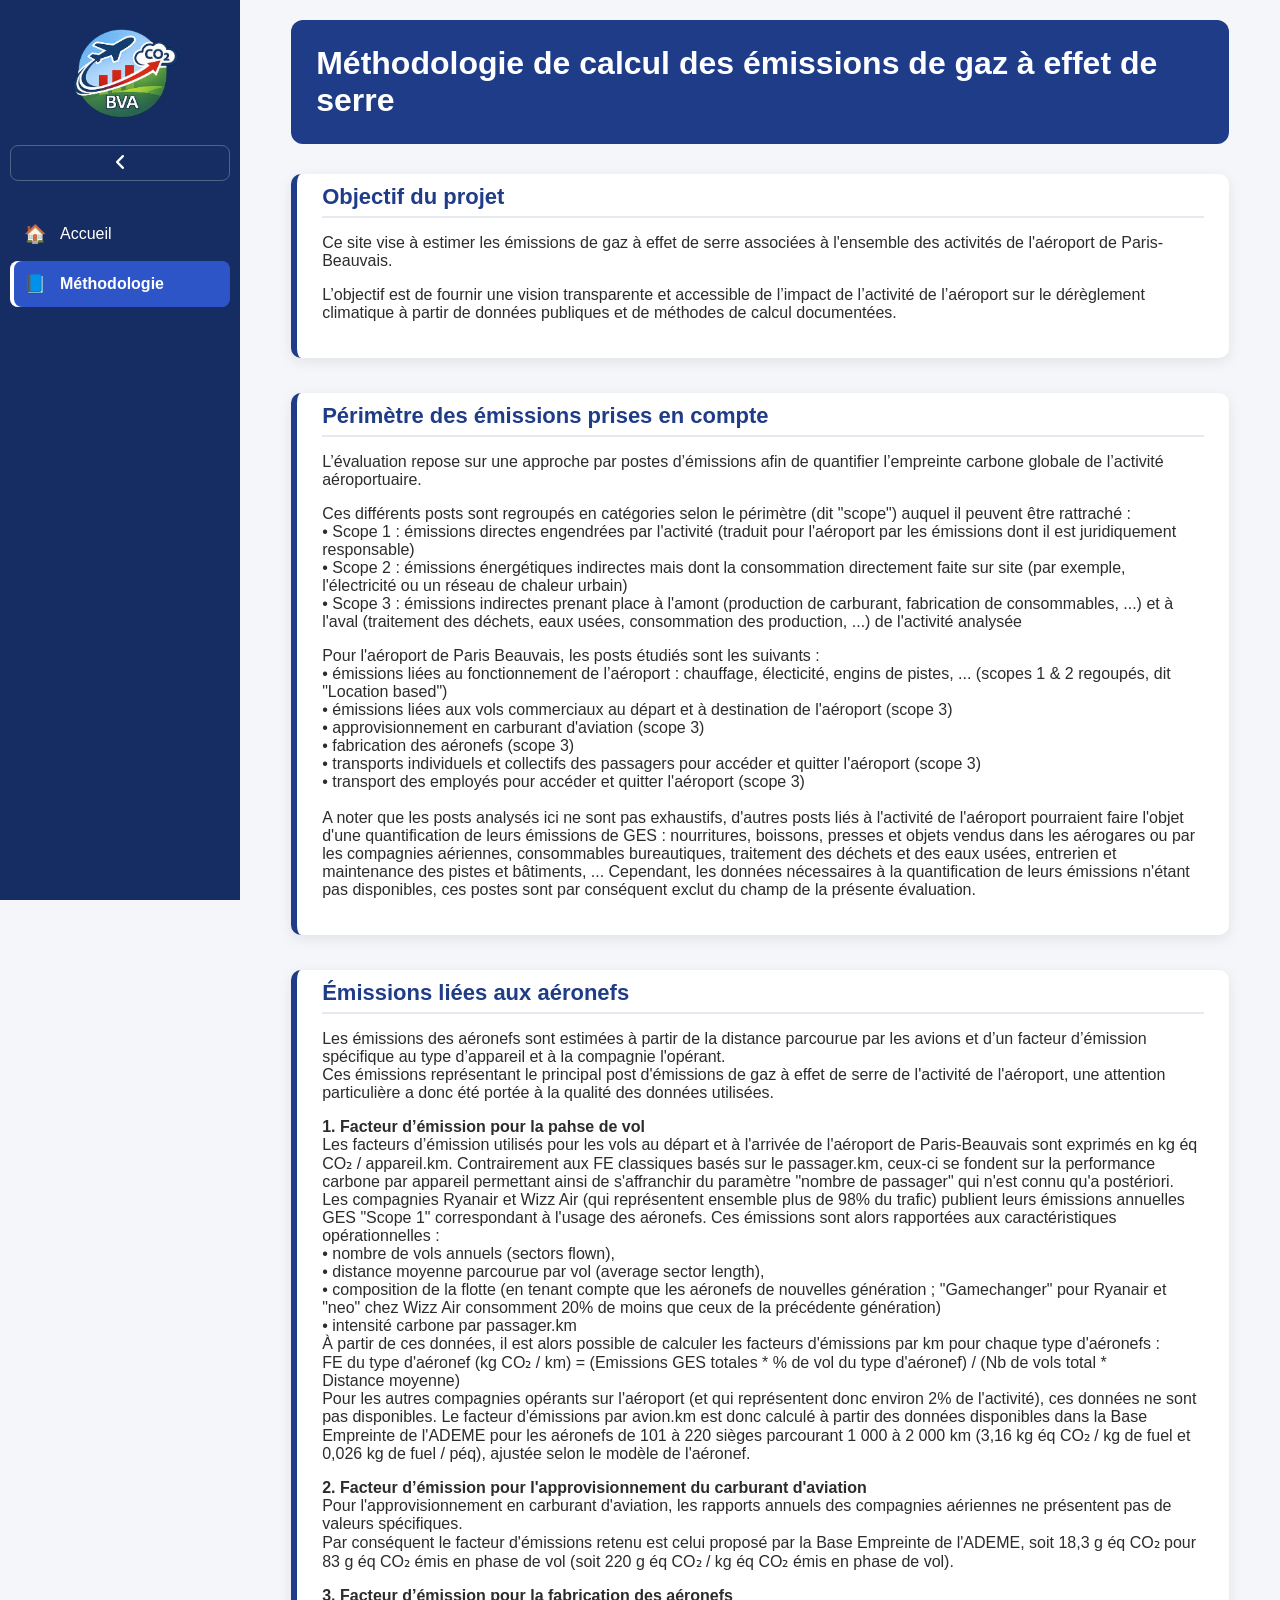
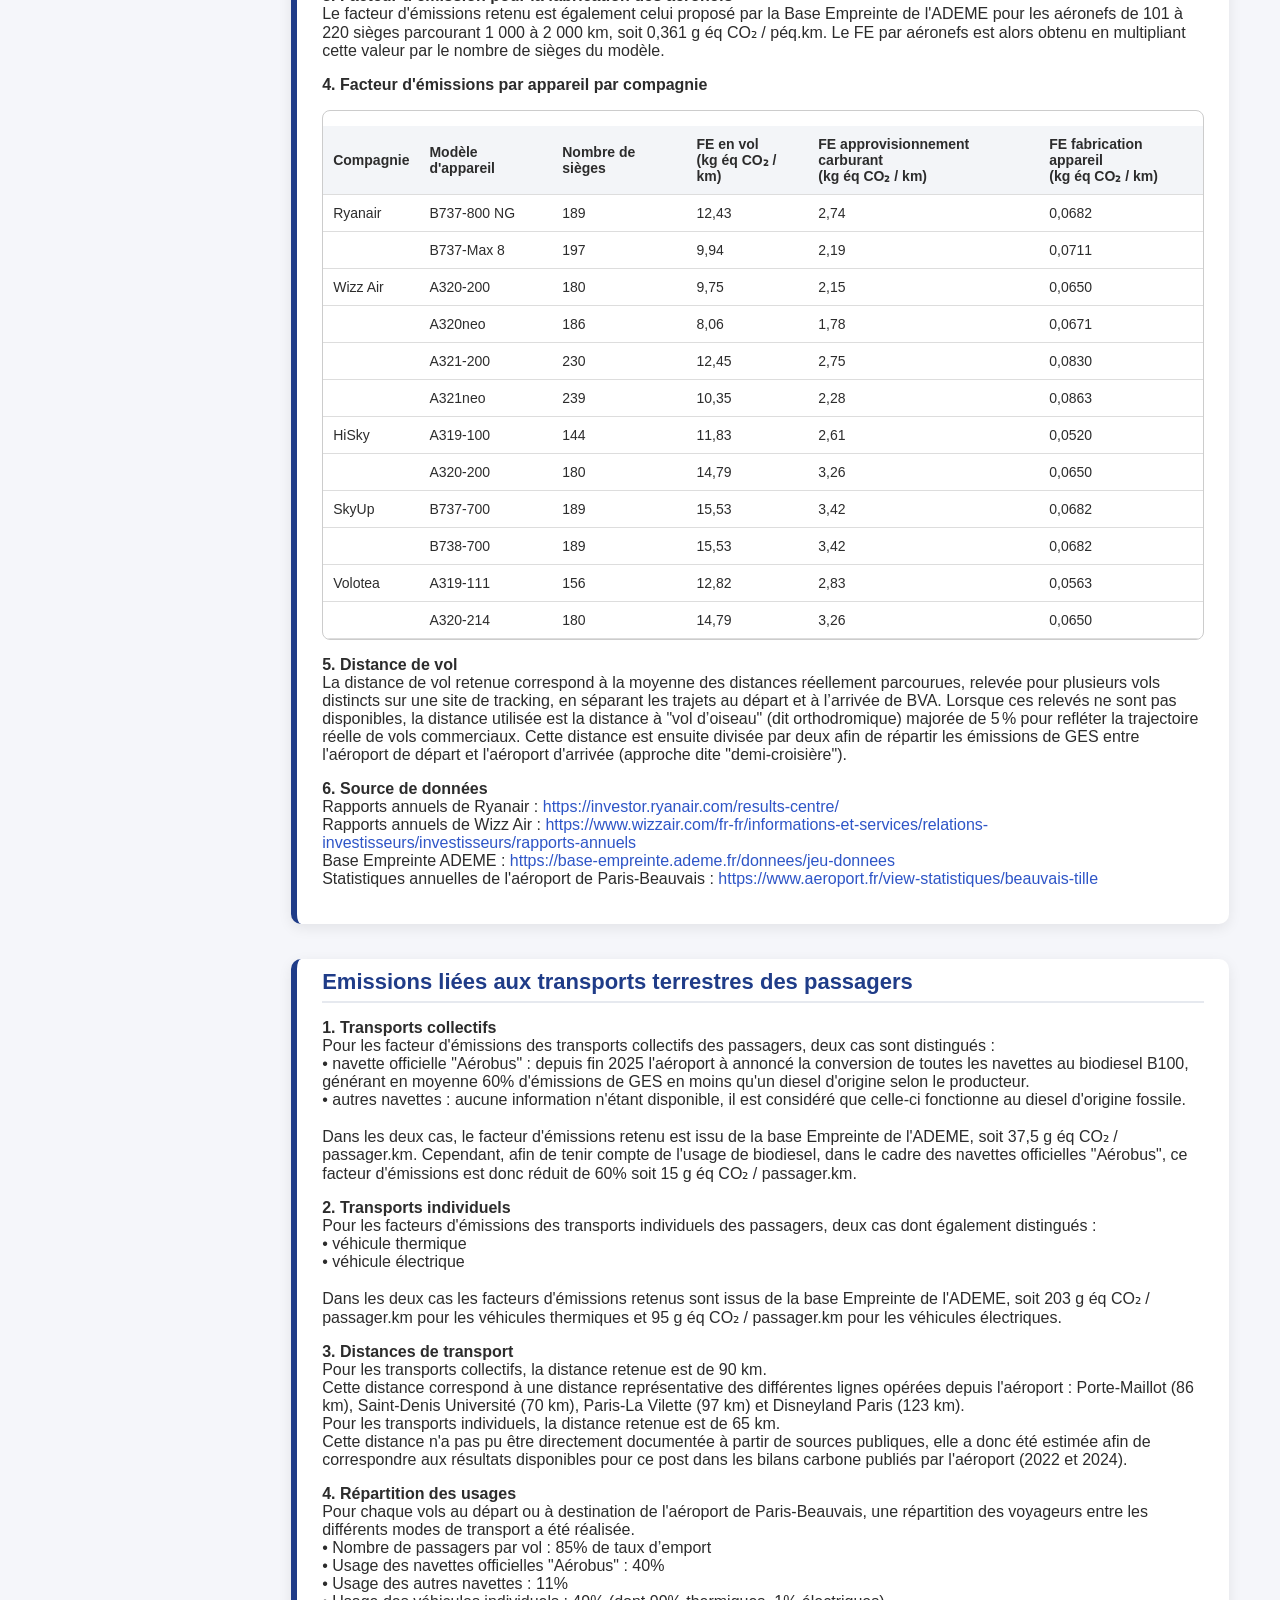
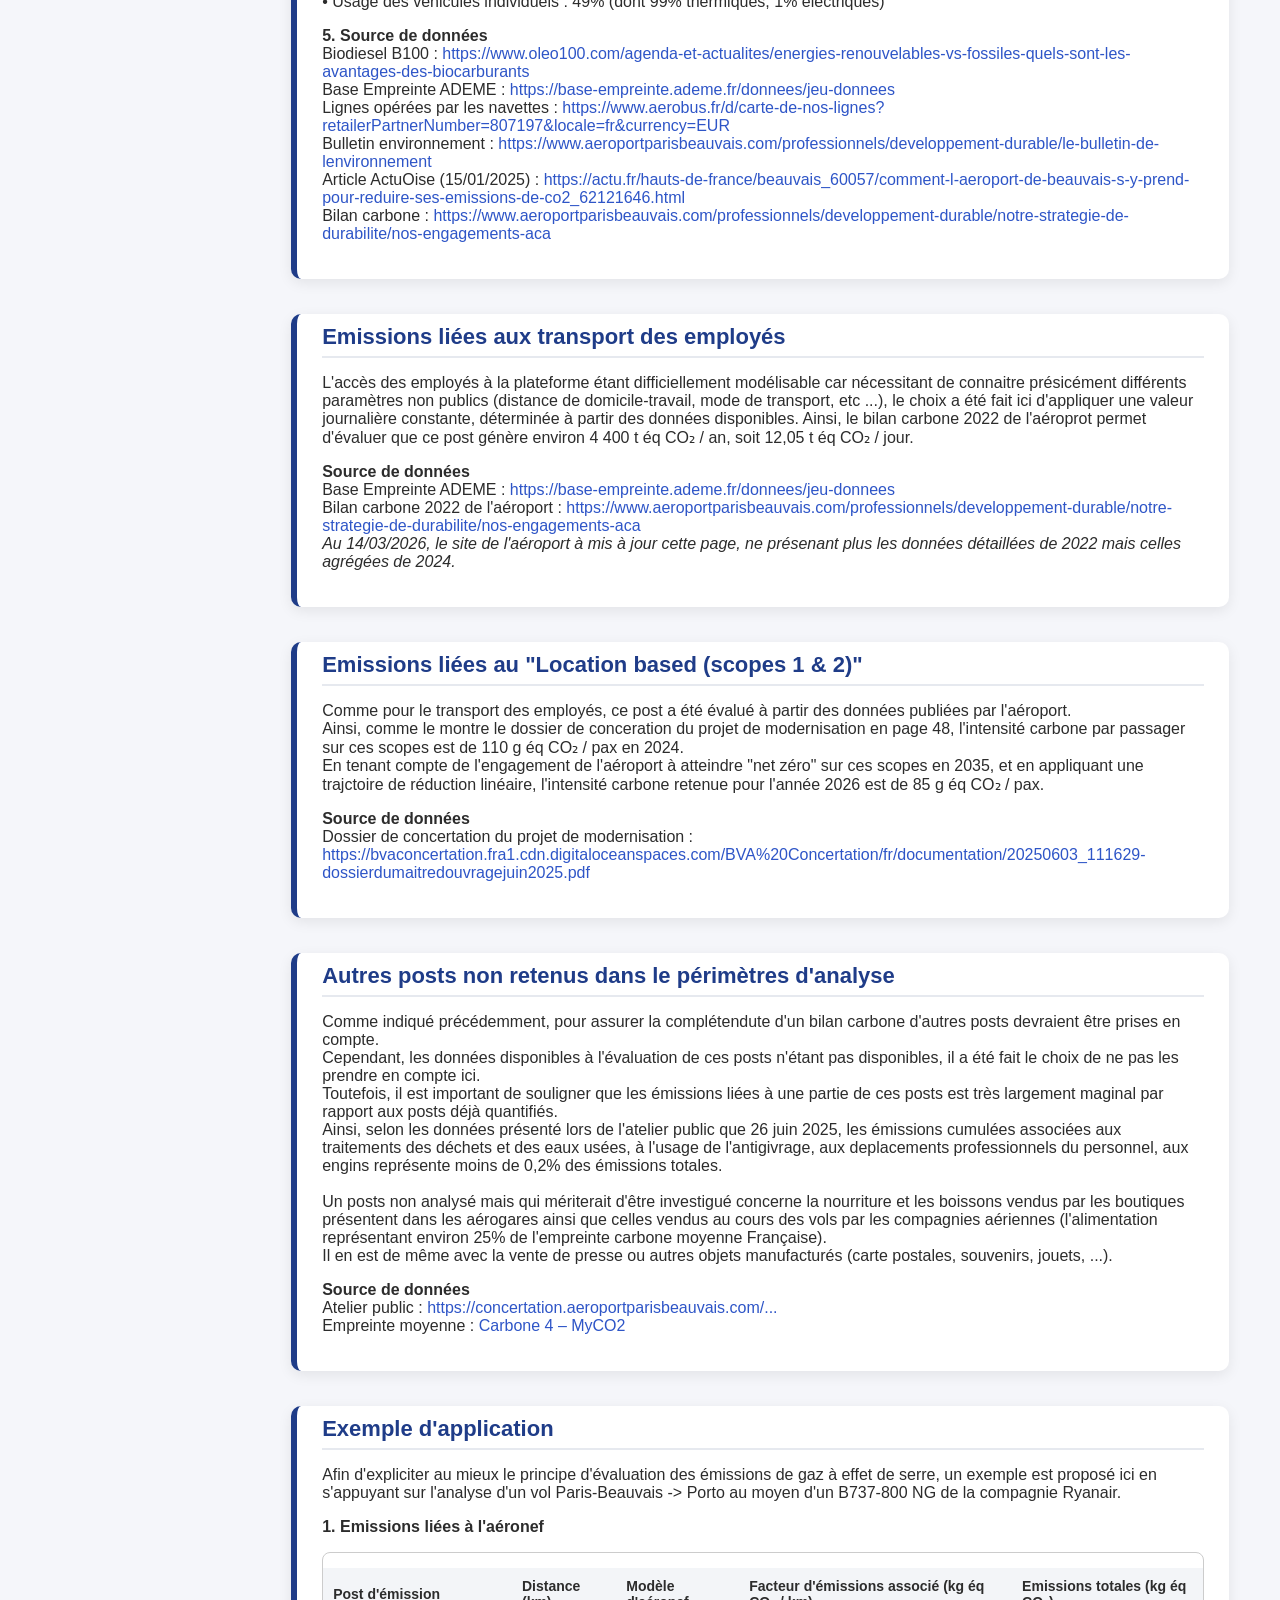
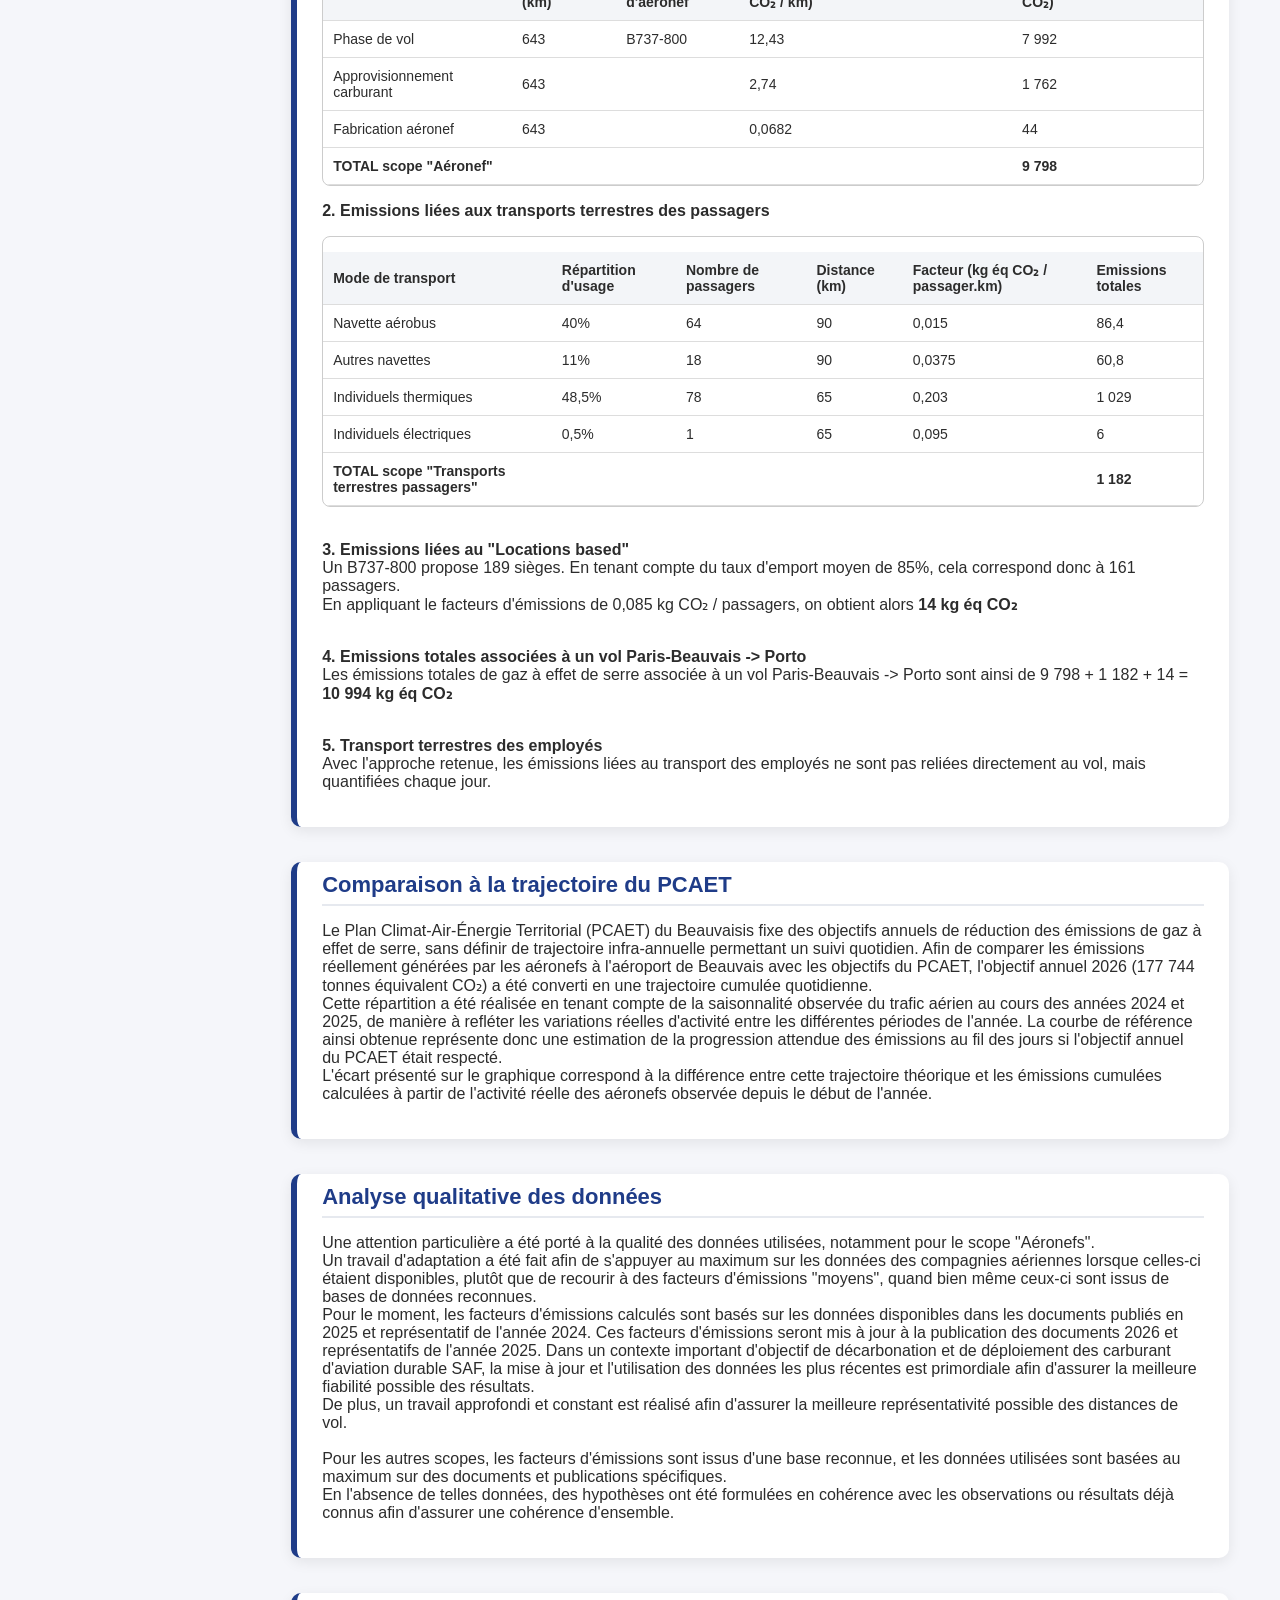
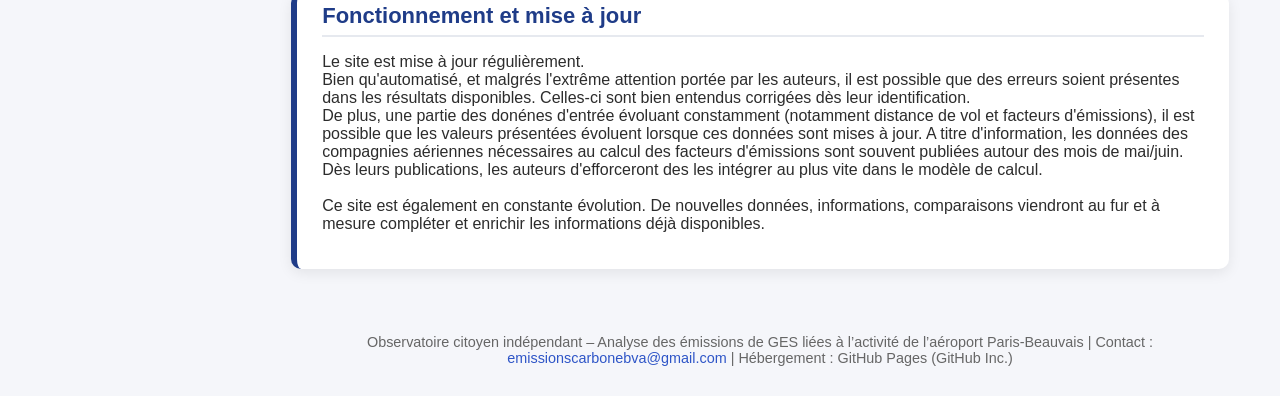
<file: methodologie.html>
<!DOCTYPE html>
<html lang="fr">
<head>
<meta charset="UTF-8" />
<meta name="viewport" content="width=device-width, initial-scale=1" />
<title>Méthodologie – Calcul des émissions carbone de l'aéroport Paris-Beauvais (BVA)</title>
<meta name="description" content="Méthodologie de calcul des émissions de gaz à effet de serre associées à l'activité de l'aéroport de Paris-Beauvais.">
<meta name="robots" content="index, follow">
<link rel="icon" type="image/png" href="Favicon/favicon.png">
<link rel="stylesheet" href="https://cdnjs.cloudflare.com/ajax/libs/font-awesome/6.5.0/css/all.min.css">

<!-- <link rel="stylesheet" href="css/variables.css">  -->
<link rel="stylesheet" href="css/style.css">
  
</head>

<body>
  <!-- BACKDROP pour mobile -->
  <div class="backdrop" id="backdrop" aria-hidden="true"></div>

  <!-- SIDEBAR -->
  <aside class="sidebar" id="sidebar" aria-label="Navigation latérale">
    <div class="logo">
      <img src="logo-bva.png" alt="Logo Paris-Beauvais">
    </div>

    <!-- Bouton collapse (desktop uniquement) -->
    <button id="toggleSidebar" class="toggle-btn" type="button" aria-label="Réduire/Étendre la barre latérale">
      <i class="fa-solid fa-angle-left"></i>
    </button>

    <nav class="menu" role="navigation">
      <a href="index.html" data-title="Accueil">
        <span class="icon">🏠</span><span class="text">Accueil</span>
      </a>
      <a href="methodologie.html" data-title="Méthodologie">
        <span class="icon">📘</span><span class="text">Méthodologie</span>
      </a>
    </nav>
  </aside>

  <!-- MAIN -->
  <main class="main" id="mainContent">
    <!-- Barre header mobile (hamburger + titre) -->
    <div class="header-bar">
      <button class="hamburger" id="hamburger" type="button"
              aria-label="Ouvrir le menu"
              aria-controls="sidebar"
              aria-expanded="false">
        <i class="fa-solid fa-bars"></i>
      </button>
      <div style="flex:1"></div>
    </div>

    <header>
      <h1>Méthodologie de calcul des émissions de gaz à effet de serre</h1>
    </header>

    <div class="container">

      <div class="card">
        <h2>Objectif du projet</h2>
        <p>
          Ce site vise à estimer les émissions de gaz à effet de serre associées à l'ensemble des activités de l'aéroport de Paris-Beauvais.
        </p>
        <p>
          L’objectif est de fournir une vision transparente et accessible de l’impact de l’activité
          de l’aéroport sur le dérèglement climatique à partir de données publiques
          et de méthodes de calcul documentées.
        </p>
      </div>

      <div class="card">
        <h2>Périmètre des émissions prises en compte</h2>
        <p>
          L’évaluation repose sur une approche par postes d’émissions afin de quantifier
          l’empreinte carbone globale de l’activité aéroportuaire. 
        </p>
        <p>
          Ces différents posts sont regroupés en catégories selon le périmètre (dit "scope") auquel il peuvent être rattraché :
          <br>• Scope 1 : émissions directes engendrées par l'activité (traduit pour l'aéroport par les émissions dont il est juridiquement responsable)
          <br>• Scope 2 : émissions énergétiques indirectes mais dont la consommation directement faite sur site (par exemple, l'électricité ou un réseau de chaleur urbain)
          <br>• Scope 3 : émissions indirectes prenant place à l'amont (production de carburant, fabrication de consommables, ...) et à l'aval (traitement des déchets, eaux usées, consommation des production, ...) de l'activité analysée
        </p>
        <p>
          Pour l'aéroport de Paris Beauvais, les posts étudiés sont les suivants :
          <br>• émissions liées au fonctionnement de l’aéroport : chauffage, électicité, engins de pistes, ... (scopes 1 &amp; 2 regoupés, dit "Location based")
          <br>• émissions liées aux vols commerciaux au départ et à destination de l'aéroport (scope 3)
          <br>• approvisionnement en carburant d'aviation (scope 3)
          <br>• fabrication des aéronefs (scope 3)
          <br>• transports individuels et collectifs des passagers pour accéder et quitter l'aéroport (scope 3)
          <br>• transport des employés pour accéder et quitter l'aéroport (scope 3)
          <br><br>
          A noter que les posts analysés ici ne sont pas exhaustifs, d'autres posts liés à l'activité de l'aéroport pourraient faire l'objet d'une quantification de leurs émissions de GES :
          nourritures, boissons, presses et objets vendus dans les aérogares ou par les compagnies aériennes, consommables bureautiques, traitement des déchets et des eaux usées, entrerien et maintenance des pistes et bâtiments, ...
          Cependant, les données nécessaires à la quantification de leurs émissions n'étant pas disponibles, ces postes sont par conséquent exclut du champ de la présente évaluation.
        </p>
      </div>

      <div class="card">
        <h2>Émissions liées aux aéronefs</h2>
        <p>
          Les émissions des aéronefs sont estimées à partir de la distance parcourue par les avions et d’un facteur d’émission spécifique au type d’appareil et à la compagnie l'opérant.
          <br> Ces émissions représentant le principal post d'émissions de gaz à effet de serre de l'activité de l'aéroport, une attention particulière a donc été portée à la qualité des données utilisées.
        </p>

        <p>
          <strong>1. Facteur d’émission pour la pahse de vol</strong><br>
          Les facteurs d’émission utilisés pour les vols au départ et à l'arrivée de l'aéroport de Paris-Beauvais sont exprimés en kg éq CO₂ / appareil.km.
          Contrairement aux FE classiques basés sur le passager.km, ceux-ci se fondent sur la performance carbone par appareil permettant ainsi de s'affranchir du paramètre "nombre de passager" qui n'est connu qu'a postériori.
          <br>
          Les compagnies Ryanair et Wizz Air (qui représentent ensemble plus de 98% du trafic) publient leurs émissions annuelles GES "Scope 1" correspondant à l'usage des aéronefs.
          Ces émissions sont alors rapportées aux caractéristiques opérationnelles :
          <br>• nombre de vols annuels (sectors flown),
          <br>• distance moyenne parcourue par vol (average sector length),
          <br>• composition de la flotte (en tenant compte que les aéronefs de nouvelles génération ; "Gamechanger" pour Ryanair et "neo" chez Wizz Air consomment 20% de moins que ceux de la précédente génération)
          <br>• intensité carbone par passager.km
          <br>
          À partir de ces données, il est alors possible de calculer les facteurs d'émissions par km pour chaque type d'aéronefs :
          FE&nbsp;du type d'aéronef (kg&nbsp;CO₂&nbsp;/&nbsp;km) = (Emissions GES&nbsp;totales * % de vol du type d'aéronef)&nbsp;/ (Nb&nbsp;de&nbsp;vols total * Distance&nbsp;moyenne)
          <br>
          Pour les autres compagnies opérants sur l'aéroport (et qui représentent donc environ 2% de l'activité), ces données ne sont pas disponibles.
          Le facteur d'émissions par avion.km est donc calculé à partir des données disponibles dans la Base Empreinte de l'ADEME pour les aéronefs de 101 à 220 sièges 
          parcourant 1 000 à 2 000 km (3,16 kg éq CO₂ / kg de fuel et 0,026 kg de fuel / péq), ajustée selon le modèle de l'aéronef.
        </p>

        <p>
          <strong>2. Facteur d’émission pour l'approvisionnement du carburant d'aviation</strong><br>
          Pour l'approvisionnement en carburant d'aviation, les rapports annuels des compagnies aériennes ne présentent pas de valeurs spécifiques.
          <br> Par conséquent le facteur d'émissions retenu est celui proposé par la Base Empreinte de l'ADEME, soit 18,3 g éq CO₂ pour 83 g éq CO₂ émis en phase de vol (soit 220 g éq CO₂ / kg éq CO₂ émis en phase de vol).
        </p>

        <p>
          <strong>3. Facteur d’émission pour la fabrication des aéronefs</strong><br>
          Le facteur d'émissions retenu est également celui proposé par la Base Empreinte de l'ADEME pour les aéronefs de 101 à 220 sièges 
          parcourant 1 000 à 2 000 km, soit 0,361 g éq CO₂ / péq.km. Le FE par aéronefs est alors obtenu en multipliant cette valeur par le nombre de sièges du modèle.
        </p>
        
        <p>
          <strong>4. Facteur d'émissions par appareil par compagnie</strong><br>
          <!-- TABLE responsive : scroll par défaut -->
          <div class="table-wrapper" role="region" aria-label="Facteurs d'émissions par appareil" tabindex="0">
            <table>
              <thead>
                <tr>
                  <th>Compagnie</th>
                  <th>Modèle d'appareil</th>
                  <th>Nombre de sièges</th>
                  <th>FE en vol <br> (kg éq CO₂ / km)</th>
                  <th>FE approvisionnement carburant <br> (kg éq CO₂ / km)</th>
                  <th>FE fabrication appareil <br> (kg éq CO₂ / km)</th>
                </tr>
              </thead>
              <tbody>
                <tr>
                  <td>Ryanair</td><td>B737-800 NG</td><td>189</td><td>12,43</td><td>2,74</td><td>0,0682</td>
                </tr>
                <tr>
                  <td>&nbsp;</td><td>B737-Max 8</td><td>197</td><td>9,94</td><td>2,19</td><td>0,0711</td>
                </tr>
                <tr>
                  <td>Wizz Air</td><td>A320-200</td><td>180</td><td>9,75</td><td>2,15</td><td>0,0650</td>
                </tr>
                <tr>
                  <td>&nbsp;</td><td>A320neo</td><td>186</td><td>8,06</td><td>1,78</td><td>0,0671</td>
                </tr>
                <tr>
                  <td>&nbsp;</td><td>A321-200</td><td>230</td><td>12,45</td><td>2,75</td><td>0,0830</td>
                </tr>
                <tr>
                  <td>&nbsp;</td><td>A321neo</td><td>239</td><td>10,35</td><td>2,28</td><td>0,0863</td>
                </tr>
                <tr>
                  <td>HiSky</td><td>A319-100</td><td>144</td><td>11,83</td><td>2,61</td><td>0,0520</td>
                </tr>
                <tr>
                  <td>&nbsp;</td><td>A320-200</td><td>180</td><td>14,79</td><td>3,26</td><td>0,0650</td>
                </tr>
                <tr>
                  <td>SkyUp</td><td>B737-700</td><td>189</td><td>15,53</td><td>3,42</td><td>0,0682</td>
                </tr>
                <tr>
                  <td>&nbsp;</td><td>B738-700</td><td>189</td><td>15,53</td><td>3,42</td><td>0,0682</td>
                </tr>
                <tr>
                  <td>Volotea</td><td>A319-111</td><td>156</td><td>12,82</td><td>2,83</td><td>0,0563</td>
                </tr>
                <tr>
                  <td>&nbsp;</td><td>A320-214</td><td>180</td><td>14,79</td><td>3,26</td><td>0,0650</td>
                </tr>
              </tbody>
            </table>
          </div>
        </p>

        <p>
          <strong>5. Distance de vol</strong><br>
          La distance de vol retenue correspond à la moyenne des distances réellement parcourues, relevée pour plusieurs vols distincts sur une site de tracking, en séparant les trajets au départ et à l’arrivée de BVA.
          Lorsque ces relevés ne sont pas disponibles, la distance utilisée est la distance à "vol d’oiseau" (dit orthodromique) majorée de 5 % pour refléter la trajectoire réelle de vols commerciaux. 
          Cette distance est ensuite divisée par deux afin de répartir les émissions de GES entre l'aéroport de départ et l'aéroport d'arrivée (approche dite "demi-croisière").
        </p>

        <p>
          <strong>6. Source de données</strong><br>
          Rapports annuels de Ryanair :
          <a href="https://investor.ryanair.com/results-centre/" target="_blank" rel="noopener">https://investor.ryanair.com/results-centre/</a><br>
          Rapports annuels de Wizz Air :
          <a href="https://www.wizzair.com/fr-fr/informations-et-services/relations-investisseurs/investisseurs/rapports-annuels" target="_blank" rel="noopener">https://www.wizzair.com/fr-fr/informations-et-services/relations-investisseurs/investisseurs/rapports-annuels</a><br>
          Base Empreinte ADEME :
          <a href="https://base-empreinte.ademe.fr/donnees/jeu-donnees" target="_blank" rel="noopener">https://base-empreinte.ademe.fr/donnees/jeu-donnees</a><br>
          Statistiques annuelles de l'aéroport de Paris-Beauvais :
          <a href="https://www.aeroport.fr/view-statistiques/beauvais-tille" target="_blank" rel="noopener">https://www.aeroport.fr/view-statistiques/beauvais-tille</a>
        </p>
      </div>

      <div class="card">
        <h2>Emissions liées aux transports terrestres des passagers</h2>

        <p><strong>1. Transports collectifs</strong><br>
          Pour les facteur d'émissions des transports collectifs des passagers, deux cas sont distingués :
          <br>• navette officielle "Aérobus" : depuis fin 2025 l'aéroport à annoncé la conversion de toutes les navettes au biodiesel B100, générant en moyenne 60% d'émissions de GES en moins qu'un diesel d'origine selon le producteur. 
          <br>• autres navettes : aucune information n'étant disponible, il est considéré que celle-ci fonctionne au diesel d'origine fossile.
          <br><br>Dans les deux cas, le facteur d'émissions retenu est issu de la base Empreinte de l'ADEME, soit 37,5 g éq CO₂ / passager.km. 
          Cependant, afin de tenir compte de l'usage de biodiesel, dans le cadre des navettes officielles "Aérobus", ce facteur d'émissions est donc réduit de 60% soit 15 g éq CO₂ / passager.km.
        </p>

        <p><strong>2. Transports individuels</strong><br>
          Pour les facteurs d'émissions des transports individuels des passagers, deux cas dont également distingués :
          <br>• véhicule thermique
          <br>• véhicule électrique
          <br><br>Dans les deux cas les facteurs d'émissions retenus sont issus de la base Empreinte de l'ADEME, soit 203 g éq CO₂ / passager.km pour les véhicules thermiques
          et 95 g éq CO₂ / passager.km pour les véhicules électriques.
        </p>

        <p><strong>3. Distances de transport</strong><br>
          Pour les transports collectifs, la distance retenue est de 90 km. 
          <br>Cette distance correspond à une distance représentative des différentes lignes opérées depuis l'aéroport : Porte-Maillot (86 km), Saint-Denis Université (70 km), Paris-La Vilette (97 km) et Disneyland Paris (123 km).
          <br>Pour les transports individuels, la distance retenue est de 65 km. 
          <br>Cette distance n'a pas pu être directement documentée à partir de sources publiques, elle a donc été estimée afin de correspondre aux résultats disponibles pour ce post dans les bilans carbone publiés par l'aéroport (2022 et 2024).
        </p>

        <p><strong>4. Répartition des usages</strong><br>
          Pour chaque vols au départ ou à destination de l'aéroport de Paris-Beauvais, une répartition des voyageurs entre les différents modes de transport a été réalisée.
          <br>• Nombre de passagers par vol : 85% de taux d’emport
          <br>• Usage des navettes officielles "Aérobus" : 40%
          <br>• Usage des autres navettes : 11%
          <br>• Usage des véhicules individuels : 49% (dont 99% thermiques, 1% électriques)
        </p>

        <p><strong>5. Source de données</strong><br>
          Biodiesel B100 :
          <a href="https://www.oleo100.com/agenda-et-actualites/energies-renouvelables-vs-fossiles-quels-sont-les-avantages-des-biocarburants" target="_blank" rel="noopener">https://www.oleo100.com/agenda-et-actualites/energies-renouvelables-vs-fossiles-quels-sont-les-avantages-des-biocarburants</a>
          <br>Base Empreinte ADEME :
          <a href="https://base-empreinte.ademe.fr/donnees/jeu-donnees" target="_blank" rel="noopener">https://base-empreinte.ademe.fr/donnees/jeu-donnees</a>
          <br>Lignes opérées par les navettes :
          <a href="https://www.aerobus.fr/d/carte-de-nos-lignes?retailerPartnerNumber=807197&amp;locale=fr&amp;currency=EUR" target="_blank" rel="noopener">https://www.aerobus.fr/d/carte-de-nos-lignes?retailerPartnerNumber=807197&amp;locale=fr&amp;currency=EUR</a>
          <br>Bulletin environnement :
          <a href="https://www.aeroportparisbeauvais.com/professionnels/developpement-durable/le-bulletin-de-lenvironnement" target="_blank" rel="noopener">https://www.aeroportparisbeauvais.com/professionnels/developpement-durable/le-bulletin-de-lenvironnement</a>
          <br>Article ActuOise (15/01/2025) :
          <a href="https://actu.fr/hauts-de-france/beauvais_60057/comment-l-aeroport-de-beauvais-s-y-prend-pour-reduire-ses-emissions-de-co2_62121646.html" target="_blank" rel="noopener">https://actu.fr/hauts-de-france/beauvais_60057/comment-l-aeroport-de-beauvais-s-y-prend-pour-reduire-ses-emissions-de-co2_62121646.html</a>
          <br>Bilan carbone :
          <a href="https://www.aeroportparisbeauvais.com/professionnels/developpement-durable/notre-strategie-de-durabilite/nos-engagements-aca" target="_blank" rel="noopener">https://www.aeroportparisbeauvais.com/professionnels/developpement-durable/notre-strategie-de-durabilite/nos-engagements-aca</a>
        </p>
      </div>

      <div class="card">
<h2>Emissions liées aux transport des employés</h2>
<p>
L'accès des employés à la plateforme étant difficiellement modélisable car nécessitant de connaitre présicément différents paramètres non publics (distance de domicile-travail, mode de transport, etc ...), 
  le choix a été fait ici d'appliquer une valeur journalière constante, déterminée à partir des données disponibles.
  Ainsi, le bilan carbone 2022 de l'aéroprot permet d'évaluer que ce post génère environ 4 400 t éq CO₂ / an, soit 12,05 t éq CO₂ / jour.
</p>

<P>
  <strong>Source de données</strong>
<Br> Base Empreinte ADEME : <a href="https://base-empreinte.ademe.fr/donnees/jeu-donnees" target="_blank">https://base-empreinte.ademe.fr/donnees/jeu-donnees</a>
<Br> Bilan carbone 2022 de l'aéroport : <a href="https://www.aeroportparisbeauvais.com/professionnels/developpement-durable/notre-strategie-de-durabilite/nos-engagements-aca" target="_blank">https://www.aeroportparisbeauvais.com/professionnels/developpement-durable/notre-strategie-de-durabilite/nos-engagements-aca</a> 
<br> <em> Au 14/03/2026, le site de l'aéroport à mis à jour cette page, ne présenant plus les données détaillées de 2022 mais celles agrégées de 2024. </em>
</P>
</div>


  
<div class="card">
<h2>Emissions liées au "Location based (scopes 1 & 2)"</h2>
<p>
Comme pour le transport des employés, ce post a été évalué à partir des données publiées par l'aéroport.
<br> Ainsi, comme le montre le dossier de conceration du projet de modernisation en page 48, l'intensité carbone par passager sur ces scopes est de 110 g éq CO₂ / pax en 2024.
<br> En tenant compte de l'engagement de l'aéroport à atteindre "net zéro" sur ces scopes en 2035, et en appliquant une trajctoire de réduction linéaire, 
  l'intensité carbone retenue pour l'année 2026 est de 85 g éq CO₂ / pax.
</p>

<P>
  <strong>Source de données</strong>
<Br> Dossier de concertation du projet de modernisation : <a href="https://bvaconcertation.fra1.cdn.digitaloceanspaces.com/BVA%20Concertation/fr/documentation/20250603_111629-dossierdumaitredouvragejuin2025.pdf" target="_blank">https://bvaconcertation.fra1.cdn.digitaloceanspaces.com/BVA%20Concertation/fr/documentation/20250603_111629-dossierdumaitredouvragejuin2025.pdf</a> 
</p>
</div>

      <div class="card">
        <h2>Autres posts non retenus dans le périmètres d'analyse</h2>
        <p>
          Comme indiqué précédemment, pour assurer la complétendute d'un bilan carbone d'autres posts devraient être prises en compte.
  <br> Cependant, les données disponibles à l'évaluation de ces posts n'étant pas disponibles, il a été fait le choix de ne pas les prendre en compte ici.
  <br> Toutefois, il est important de souligner que les émissions liées à une partie de ces posts est très largement maginal par rapport aux posts déjà quantifiés.
  <br> Ainsi, selon les données présenté lors de l'atelier public que 26 juin 2025, les émissions cumulées associées aux
  traitements des déchets et des eaux usées, à l'usage de l'antigivrage, aux deplacements professionnels du personnel, aux engins représente moins de 0,2% des émissions totales.
  <br>
  <br> Un posts non analysé mais qui mériterait d'être investigué concerne la nourriture et les boissons vendus par les boutiques présentent dans les aérogares
  ainsi que celles vendus au cours des vols par les compagnies aériennes (l'alimentation représentant environ 25% de l'empreinte carbone moyenne Française).
  <br> Il en est de même avec la vente de presse ou autres objets manufacturés (carte postales, souvenirs, jouets, ...).
        </p>
        <p><strong>Source de données</strong><br>
          Atelier public :
          <a href="https://concertation.aeroportparisbeauvais.com/fr/evenements/atelier-thematique-enjeux-environnementaux-et-impacts-locaux" target="_blank" rel="noopener">https://concertation.aeroportparisbeauvais.com/...</a><br>
          Empreinte moyenne :
          <a href="https://www.carbone4.com/analyse-myco2-empreinte-carbone-moyenne-2021" target="_blank" rel="noopener">Carbone 4 – MyCO2</a>
        </p>
      </div>

      <div class="card">
        <h2>Exemple d'application</h2>
        <p>
          Afin d'expliciter au mieux le principe d'évaluation des émissions de gaz à effet de serre, un exemple est proposé ici en s'appuyant sur l'analyse d'un vol 
  Paris-Beauvais -> Porto au moyen d'un B737-800 NG de la compagnie Ryanair.
        </p>

        <p><strong>1. Emissions liées à l'aéronef</strong></p>
        <div class="table-wrapper" role="region" aria-label="Exemple Porto">
          <table>
            <thead>
              <tr>
                <th>Post d'émission</th>
                <th>Distance (km)</th>
                <th>Modèle d'aéronef</th>
                <th>Facteur d'émissions associé (kg éq CO₂ / km)</th>
                <th>Emissions totales (kg éq CO₂)</th>
              </tr>
            </thead>
            <tbody>
              <tr>
                <td>Phase de vol</td><td>643</td><td>B737-800</td><td>12,43</td><td>7 992</td>
              </tr>
              <tr>
                <td>Approvisionnement carburant</td><td>643</td><td>&nbsp;</td><td>2,74</td><td>1 762</td>
              </tr>
              <tr>
                <td>Fabrication aéronef</td><td>643</td><td>&nbsp;</td><td>0,0682</td><td>44</td>
              </tr>
              <tr>
                <td><strong>TOTAL scope "Aéronef"</strong></td><td>&nbsp;</td><td>&nbsp;</td><td>&nbsp;</td><td><strong>9 798</strong></td>
              </tr>
            </tbody>
          </table>
        </div>

        <p><strong>2. Emissions liées aux transports terrestres des passagers</strong></p>
        <div class="table-wrapper" role="region" aria-label="Transports terrestres passagers">
          <table>
            <thead>
              <tr>
                <th>Mode de transport</th>
                <th>Répartition d'usage</th>
                <th>Nombre de passagers</th>
                <th>Distance (km)</th>
                <th>Facteur (kg éq CO₂ / passager.km)</th>
                <th>Emissions totales</th>
              </tr>
            </thead>
            <tbody>
              <tr>
                <td>Navette aérobus</td><td>40%</td><td>64</td><td>90</td><td>0,015</td><td>86,4</td>
              </tr>
              <tr>
                <td>Autres navettes</td><td>11%</td><td>18</td><td>90</td><td>0,0375</td><td>60,8</td>
              </tr>
              <tr>
                <td>Individuels thermiques</td><td>48,5%</td><td>78</td><td>65</td><td>0,203</td><td>1 029</td>
              </tr>
              <tr>
                <td>Individuels électriques</td><td>0,5%</td><td>1</td><td>65</td><td>0,095</td><td>6</td>
              </tr>
              <tr>
                <td><strong>TOTAL scope "Transports terrestres passagers"</strong></td><td></td><td></td><td></td><td></td><td><strong>1 182</strong></td>
              </tr>
            </tbody>
          </table>
        </div>

        <p>
          <br><strong>3. Emissions liées au "Locations based" </strong>
          <br> Un B737-800 propose 189 sièges. En tenant compte du taux d'emport moyen de 85%, cela correspond donc à 161 passagers.
          <br> En appliquant le facteurs d'émissions de 0,085 kg CO₂ / passagers, on obtient alors <strong>14 kg éq CO₂</strong>
        </p>

        <p>
          <br><strong>4. Emissions totales associées à un vol Paris-Beauvais -> Porto  </strong>
          <br> Les émissions totales de gaz à effet de serre associée à un vol Paris-Beauvais -> Porto sont ainsi de 9 798 + 1 182 + 14 = <strong>10 994 kg éq CO₂</strong>
        </p>

        <p>
          <br><strong>5. Transport terrestres des employés  </strong>
          <br> Avec l'approche retenue, les émissions liées au transport des employés ne sont pas reliées directement au vol, mais quantifiées chaque jour.
        </p>
      </div>

       <div class="card">
        <h2>Comparaison à la trajectoire du PCAET</h2>
        <p>
          Le Plan Climat-Air-Énergie Territorial (PCAET) du Beauvaisis fixe des objectifs annuels de réduction des émissions de gaz à effet de serre, 
          sans définir de trajectoire infra-annuelle permettant un suivi quotidien. Afin de comparer les émissions réellement générées par les aéronefs à l'aéroport de Beauvais avec les objectifs du PCAET, 
          l'objectif annuel 2026 (177 744 tonnes équivalent CO₂) a été converti en une trajectoire cumulée quotidienne.
          <br>Cette répartition a été réalisée en tenant compte de la saisonnalité observée du trafic aérien au cours des années 2024 et 2025, 
          de manière à refléter les variations réelles d'activité entre les différentes périodes de l'année. La courbe de référence ainsi obtenue représente 
          donc une estimation de la progression attendue des émissions au fil des jours si l'objectif annuel du PCAET était respecté. 
          <br>L'écart présenté sur le graphique correspond à la différence entre cette trajectoire théorique et les émissions cumulées calculées à partir de l'activité réelle des aéronefs 
          observée depuis le début de l'année.
        </p> 
      </div>
      
      <div class="card">
        <h2>Analyse qualitative des données</h2>
        <p>
          Une attention particulière a été porté à la qualité des données utilisées, notamment pour le scope "Aéronefs".
          <br> Un travail d'adaptation a été fait afin de s'appuyer au maximum sur les données des compagnies aériennes lorsque celles-ci étaient disponibles, plutôt que de recourir à des facteurs d'émissions "moyens", 
            quand bien même ceux-ci sont issus de bases de données reconnues.
          <br> Pour le moment, les facteurs d'émissions calculés sont basés sur les données disponibles dans les documents publiés en 2025 et représentatif de l'année 2024. Ces facteurs d'émissions seront mis à jour à la publication 
            des documents 2026 et représentatifs de l'année 2025. Dans un contexte important d'objectif de décarbonation et de déploiement des carburant d'aviation durable SAF, la mise à jour et l'utilisation des données les plus
            récentes est primordiale afin d'assurer la meilleure fiabilité possible des résultats.
          <br> De plus, un travail approfondi et constant est réalisé afin d'assurer la meilleure représentativité possible des distances de vol.
          <br><br> Pour les autres scopes, les facteurs d'émissions sont issus d'une base reconnue, et les données utilisées sont basées au maximum sur des documents et publications spécifiques. 
            <br> En l'absence de telles données, des hypothèses ont été formulées en cohérence avec les observations ou résultats déjà connus afin d'assurer une cohérence d'ensemble.
        </p> 
      </div>

      <div class="card">
        <h2>Fonctionnement et mise à jour</h2>
        <p>
          Le site est mise à jour régulièrement.
            <br> Bien qu'automatisé, et malgrés l'extrême attention portée par les auteurs, il est possible que des erreurs soient présentes dans les résultats disponibles. Celles-ci sont bien entendus corrigées dès leur identification.
            <br> De plus, une partie des donénes d'entrée évoluant constamment (notamment distance de vol et facteurs d'émissions), il est possible que les valeurs présentées évoluent lorsque ces données sont mises à jour. A titre d'information, 
            les données des compagnies aériennes nécessaires au calcul des facteurs d'émissions sont souvent publiées autour des mois de mai/juin. Dès leurs publications, les auteurs d'efforceront des les intégrer au plus vite dans le modèle de calcul.
          <br>
            <br> Ce site est également en constante évolution. De nouvelles données, informations, comparaisons viendront au fur et à mesure compléter et enrichir les informations déjà disponibles.
        </p> 
      </div>

      <div> 
        <footer>
          Observatoire citoyen indépendant – Analyse des émissions de GES liées à l’activité de l’aéroport Paris-Beauvais |
          Contact : <a href="mailto:emissionscarbonebva@gmail.com">emissionscarbonebva@gmail.com</a> |
          Hébergement : GitHub Pages (GitHub Inc.)
        </footer>
      </div>

    </div>
  </main>

<script>
/* ===== STATE ===== */
const sidebar   = document.getElementById("sidebar");
const toggle    = document.getElementById("toggleSidebar");
const hamburger = document.getElementById("hamburger");
const backdrop  = document.getElementById("backdrop");

/* ---- Helper: applique l'état collapsed sur <body> en desktop ---- */
function syncBodyCollapsedClass() {
  const isDesktop = window.matchMedia("(min-width: 992px)").matches;
  const isCollapsed = sidebar.classList.contains("collapsed");
  if (isDesktop) {
    document.body.classList.toggle("sidebar-collapsed", isCollapsed);
  } else {
    document.body.classList.remove("sidebar-collapsed");
  }
}

/* ===== SIDEBAR COLLAPSE (DESKTOP) ===== */
if (window.matchMedia("(min-width: 992px)").matches) {
  try{
    if (localStorage.getItem("sidebarCollapsed") === "true"){
      sidebar.classList.add("collapsed");
    }
  }catch(e){}
  syncBodyCollapsedClass();
}

if (toggle){
  toggle.addEventListener("click", function(){
    sidebar.classList.toggle("collapsed");
    try{
      localStorage.setItem("sidebarCollapsed",
        sidebar.classList.contains("collapsed")
      );
    }catch(e){}
    syncBodyCollapsedClass();
  });
}

/* Recalcule lors d’un resize (passage mobile<->desktop) */
window.addEventListener("resize", syncBodyCollapsedClass);

/* ===== OFF-CANVAS (MOBILE/TABLET) ===== */
function openSidebarMobile() {
  sidebar.classList.add("open");
  backdrop.style.visibility = "visible";
  backdrop.style.opacity = "1";
  if (hamburger){
    hamburger.setAttribute("aria-expanded", "true");
    hamburger.setAttribute("aria-label", "Fermer le menu");
  }
  document.documentElement.style.overflow = "hidden";
  document.body.style.overflow = "hidden";
}
function closeSidebarMobile() {
  sidebar.classList.remove("open");
  backdrop.style.opacity = "0";
  backdrop.style.visibility = "hidden";
  if (hamburger){
    hamburger.setAttribute("aria-expanded", "false");
    hamburger.setAttribute("aria-label", "Ouvrir le menu");
  }
  document.documentElement.style.overflow = "";
  document.body.style.overflow = "";
}

if (hamburger){
  hamburger.addEventListener("click", () => {
    if (sidebar.classList.contains("open")){
      closeSidebarMobile();
    } else {
      openSidebarMobile();
    }
  });
}
if (backdrop){
  backdrop.addEventListener("click", closeSidebarMobile);
}
document.addEventListener("keydown", (e) => {
  if (e.key === "Escape"){
    closeSidebarMobile();
  }
});

/* Fermer menu mobile quand on clique un lien */
document.querySelectorAll(".menu a").forEach(a => {
  a.addEventListener("click", () => {
    if (window.matchMedia("(max-width: 991.98px)").matches) {
      closeSidebarMobile();
    }
  });
});

/* ===== MENU ACTIF AUTOMATIQUE ===== */
let currentPage = window.location.pathname.split("/").pop();
if(currentPage === "") currentPage = "index.html";
document.querySelectorAll(".menu a").forEach(link => {
  const linkPage = link.getAttribute("href");
  if(linkPage === currentPage){
    link.classList.add("active");
  }
});
</script>
</body>
</html>
</file>
<file: css/variables.css>

</file>
<file: css/style.css>
/* ===== RESET LÉGER ===== */
* { box-sizing: border-box; }
html, body { height: 100%; }
img { max-width: 100%; display: block; }
 
 body{
  margin:0;
  font-family: "Arial", sans-serif;
  display:flex;
  background:#f5f6fa;
  color:#2c2c2c;
  font-size: 16px;
}

/* --- TEXTE SECONDAIRE --- */
.small-text,
footer,
.mini-legend {
  color:#555;
}

* --- TITRES --- */
h2 {
  color:#1f3c88;
}

h3 {
  color:#2e55c7;
}

/* ===== LIENS ===== */
a {
  color: #2e55c7;
  text-decoration: none;
  transition: color 0.2s ease;
}

a:hover {
  color: #1f3c88;
  text-decoration: underline;
}

a:visited {
  color: #2e55c7;
}

/* SIDEBAR */
.sidebar{
  width:240px;
  background:#162d63;
  color:white;
  height:100vh;
  position:sticky;
  top:0;
  padding:20px 10px;
  box-sizing:border-box;
  transition:width 0.25s;
  overflow:visible;
  flex-shrink:0;
  z-index:1000;
}
 
/* Mode réduit */
.sidebar.collapsed{ width:100px; }
.sidebar.collapsed .text{ display:none; }
.sidebar.collapsed .menu a{ justify-content:center; }
.toggle-btn i{ transition:transform 0.3s ease; }
/* rotation quand menu réduit */
.sidebar.collapsed .toggle-btn i{ transform:rotate(180deg); }

/* TOOLTIP SIDEBAR mode réduit */
.sidebar.collapsed .menu a{ position:relative; }
.sidebar.collapsed .menu a:hover::after{
  content:attr(data-title);
  position:absolute;
  left:90px;
  top:50%;
  transform:translateY(-50%);
  background:#162d63;
  color:white;
  padding:6px 10px;
  border-radius:6px;
  white-space:nowrap;
  font-size:14px;
  z-index:9999;
  box-shadow:0 4px 12px rgba(0,0,0,0.2);
}
.sidebar.collapsed .menu a::after{ opacity:0; transition:opacity 0.15s ease; }
.sidebar.collapsed .menu a:hover::after{ opacity:1; }
  
/* LOGO */
.logo{ text-align:center; margin-bottom:20px; }
.logo img{
  max-width: 140px;
  transition: all 0.3s;
  margin-inline: auto; /* <-- centre horizontalement l'image bloc */
}
.sidebar.collapsed .logo img{
  max-width: 50px;
  margin-inline: auto; /* <-- garde le centrage quand la sidebar est réduite */
}

/* bouton */
.toggle-btn{
  background:none; border:none; color:white; font-size:20px; cursor:pointer; margin-bottom:20px;
}

/* MENU */
/* structure du menu */
.menu{
  display:flex;
  flex-direction:column;
  gap:4px;
  margin-top:10px;
}

/* boutons du menu */
  .menu a{
  display:flex;
  align-items:center;
  gap:10px;
  color:white;
  text-decoration:none;
  padding:12px 10px;
  border-radius:8px;
  min-height:44px;
}
.menu a:hover{ background:#1f3c88; }
.menu a.active{
  background:#2e55c7;
  box-shadow: inset 4px 0 0 #ffffff;
  font-weight:600;
}
.icon{ font-size:18px; width:30px; text-align:center; }

/* MAIN */
.main{ flex:1 1 auto; padding: 32px 60px;; min-width:0; } 

/* HEADER */
header{ background:#1f3c88; color:white; padding:25px; margin-bottom:30px;border-radius: 12px; }
header h1{ color:white; margin:0; }
header .subtitle {
  margin-top: 10px;
  font-size: 1.05em;
  opacity: 0.95;
}

/* SECTIONS */
section{ margin-bottom:60px; scroll-margin-top:80px; }

/* GRAPH */
.chart-container{ max-width:800px; }

/* ===== CARDS ===== */
.card{
  background:white;
  padding:25px;            /*Marge latérale*/
  padding-top:10px;        /*Marge haute*/
  padding-bottom:20px;     /*Marge basse*/
  border-radius:10px;
  box-shadow:0 4px 14px rgba(0,0,0,0.08);
  margin-bottom:30px;
  border-left:6px solid #1f3c88;
  transition:transform 0.15s ease;
}
.card:hover{ transform:translateY(-2px); }
.card table{ width:100%; border-collapse:collapse; margin-top:15px; font-size:14px; }
.card th,
.card td{ padding:10px; border-bottom:1px solid #ddd; text-align:left; }
.card th{ background:#f3f5f8; font-weight:600; }
.card table tr:hover{ background:#f8fafc; }
  
.metrics { display:flex; gap:20px; flex-wrap:wrap;}
.metric-box { flex:1; min-width:220px; background:#eef2f7; padding:20px; border-radius:10px;}
.metric-value { font-size:1.8em; font-weight:bold; margin-top:8px;}
canvas { margin-top:20px;}
footer { text-align:center; padding:30px; font-size:0.9em; color:#666;}
h2{
  color:#1f3c88;
  margin-top:0;
  margin-bottom:15px;
  font-size:clamp(18px, 2vw, 22px);
  border-bottom:2px solid #e6e9ef;
  padding-bottom:6px;
}

h3{
  color:#1f3c88;
  font-size:1em;
  margin-top:20px;
}

/* ================= SHARE BUTTONS ================= */
.share-links { display: flex; flex-direction: column; gap: 10px; margin-top: 10px; }
.share-btn { display: inline-flex; align-items: center; gap: 8px; padding: 10px 14px; border-radius: 8px; text-decoration: none; font-weight: 500; color: white; width: fit-content; transition: 0.2s; }
.share-btn i { font-size: 18px; }
.linkedin { background-color: #0077b5; }
.facebook { background-color: #1877f2; }
.share-btn:hover { opacity: 0.85; }

/* ================= TABLE PRO STYLE ================= */
.table-wrapper{ max-height:600px; overflow:auto; border:1px solid #ccc; border-radius:8px; }
/* table base */
.data-table{ width:100%; border-collapse:collapse; font-size:14px; }
.data-table th, .data-table td{ padding:12px; border-bottom:1px solid #e6e6e6; text-align:left; }
.data-table th{ background:#f1f4f8; font-weight:600; }
.data-table tr:hover{ background:#f8fafc; }
  
/* headers */
.data-table thead th{
  position:sticky; top:0; background:#eef2f6; text-align:center; cursor:pointer; z-index:5; box-shadow:0 2px 10px rgba(0,0,0,0.15);
}
  
/* cells */
.data-table th, .data-table td{ padding:8px 10px; border-bottom:1px solid #e5e5e5; }

/* zebra rows */
.data-table tbody tr:nth-child(even){ background:#fafafa; }
/* hover row */
.data-table tbody tr:hover{ background:#eef6ff; }
/* centered columns */
.center{ text-align:center; }
/* sticky first column */
.sticky-col{ position:sticky; left:0; background:white; z-index:4; }
/* total row */
.total-row{ position:sticky; top:52px; background:#f6faff; font-weight:bold; z-index:3; }
.total-row td{ font-weight:bold; }
/* clear filter cross */
.clear-filter{ position:absolute; right:6px; top:50%; transform:translateY(-50%); cursor:pointer; font-size:12px; color:#888; }
.clear-filter:hover{ color:red; }

/* ================= DARK MODE ================= */
.dark-mode .data-table{ background:#1e1e1e; color:white; }
.dark-mode .data-table thead th{ background:#2c2c2c; }
.dark-mode .sticky-col{ background:#2c2c2c; }
.dark-mode .data-table tbody tr:nth-child(even){ background:#252525; }
.dark-mode .data-table tbody tr:hover{ background:#333; }
.dark-mode .total-row{ background:#2a2aaa; }

/* ===== INFO BOX ===== */
.info-box{ background:#eef5ff; border-left:5px solid #1f3c88; padding:18px 22px; border-radius:10px; margin-bottom:30px; }
.info-box h3{ margin-top:0; font-size:1.2em; }
.info-grid{ display:grid; grid-template-columns:repeat(auto-fit,minmax(220px,1fr)); gap:15px; margin-top:12px; }
.info-item{ background:white; padding:12px 14px; border-radius:8px; box-shadow:0 2px 6px rgba(0,0,0,0.05); font-size:0.9em; }

/* ===== TOOLTIP ===== */
.tooltip{ position:relative; display:inline-block; cursor:help; margin-left:6px; }
.tooltip-icon{
  display:inline-flex; align-items:center; justify-content:center; width:16px; height:16px; font-size:11px; border-radius:50%;
  background:#1f3c88; color:white; font-weight:bold;
}
.tooltip { position: relative; cursor: help; }
.tooltip::after {
  content: attr(data-tip);
  position: absolute;
  bottom: 120%;
  left: 0;
  background: #1f3c88;
  color: white;
  padding: 8px 10px;
  border-radius: 6px;
  font-size: 0.5em; /* taille du texte dans les tooltip des titres*/
  white-space: nowrap;
  opacity: 0;
  pointer-events: none;
  transform: translateY(4px);
  transition: 0.2s;
}
.tooltip:hover::after { opacity: 1; transform: translateY(0); }

/* =================  BOUTON EXPORT ================= */
.export-btn{ margin-top:15px; padding:8px 14px; border:none; background:#1f3c88; color:white; border-radius:6px; cursor:pointer; font-size:0.9em; }
.export-btn:hover{ opacity:0.9; }

/* ==================== DIMENSIONNEMENT DES CARTES ==================== */

/* Variables */
:root{
  --page-gap: clamp(16px, 4vw, 56px);  /* marge/gouttière pour les cartes "normal" */
  --narrow-max: 1250px;                /* largeur "fixe" max pour les cartes "narrow" */
}

/* Base commune des cartes */
.card{
  background:white;
  padding:25px;            /*Marge latérale*/
  padding-top:10px;        /*Marge haute*/
  padding-bottom:20px;     /*Marge basse*/
  border-radius:10px;
  box-shadow:0 4px 14px rgba(0,0,0,0.08);
  margin-bottom:35px;
  border-left:6px solid #1f3c88;
  transition:transform 0.15s ease;

  /* IMPORTANT : pas de width:100% ici, pour laisser les marges piloter la largeur */
  width: auto;
  box-sizing: border-box;
  overflow: visible;     /* évite tout débordement visuel (canvas, images, etc.) */
}
.card:hover{ transform:translateY(-2px); }

/* 1) Carte "normal" : largeur = (largeur du main) - 2×gouttière, centrée par marges */
.card--normal{
  /* pas de max-width ; la largeur s'ajuste avec la gouttière */
  margin-inline: 0;     /* comme sur Méthodologie : pas de gouttière */
width: auto;
max-width: none;
}

/* 2) Carte "narrow" : centrée, largeur "fixe" via max-width (pas de gouttière) */
.card--narrow{
  width: 100%;                  /* pleine largeur disponible, mais… */
  max-width: var(--narrow-max); /* …limitée à la largeur cible */
  margin-inline: auto;          /* centrage */
}

/* 3) Carte "full" : pleine largeur du .main */
.card--full{
  width: 100%;
  max-width: none;
  margin-inline: 0;
}

/* ===== CONTAINER FLEX ===== */
.cards-row {
    display: flex;
    gap: 20px;
    flex-wrap: wrap;
    margin-top: 20px;
}

/* ===== CARD TRANSPARENTE POUR ALIGNER LES H2 sur card--narrow ===== */
.card--narrow-header {
    max-width: var(--narrow-max); /* même largeur max que les cards narrow */
    margin-inline: auto;          /* centrage parfait */
    padding: 0;                   /* pas de marge interne */
    border: none;
    background: transparent;
    box-shadow: none;
}

/* ===== MINI CARDS ===== */
.mini-card {
    flex: 1;
    min-width: 280px;
    padding: 24px;
    background: white;
    border-radius: 12px;
    border-left: 6px solid #1f3c88;
    box-shadow: 0 4px 12px rgba(0,0,0,0.06);
    text-decoration: none;
    color: inherit;
    transition: transform 0.25s ease, box-shadow 0.25s ease;
    display: block;
}

/* TITRE */
.mini-card h3 {
    margin-top: 0;
    margin-bottom: 10px;
    font-size: 1.15em;
    color: #2e55c7;  /* 🔵 Couleur sécurisée */
    border-bottom: 2px solid #e6e9ef;
    padding-bottom: 6px;
}

/* HOVER — STYLE PREMIUM */
.mini-card:hover {
    transform: translateY(-6px);
    box-shadow: 0 8px 24px rgba(0,0,0,0.12);
}

.mini-card:hover h2 {
    text-decoration: underline;
}

.mini-card p {
    color:  #2e55c7;
}

/* RESPONSIVE */
@media (max-width: 900px) {
    .cards-row {
        flex-direction: column;
    }
}

/* ==================== CANVAS & BLOCS CONTENUS ==================== */

/* Laisse Chart.js gérer width/height du bitmap.
   On ne force pas width/height sur LE CANVAS lui‑même. */
.main .card canvas{
  display: block;
  margin-top: 20px;
}

/* C’est le CONTENEUR qui fixe la taille visuelle ; Chart.js s’y adapte avec
   maintainAspectRatio:false (voir Correctif 3). */
.chart-host{
  position: relative;
  width: 100%;
 /* height: 420px;  <-- supprimer */
}

.table-wrapper{ max-width:100%; overflow:auto; }
.chart-container{ width:100%; max-width:100%; margin-inline:auto; }

/* ====== KPI (styles existants que tu veux garder) ====== */
.kpis-grid {
  display: grid;
  grid-template-columns: repeat(auto-fit, minmax(360px, 1fr));
  gap: 16px;
}
.metric-header { display:flex; justify-content:space-between; align-items:flex-end; gap:12px; }
.metric-title { font-weight:600; line-height:1.2; }
.metric-body { margin-top:8px; }
.mini-legend { font-size:0.9em; margin-top:6px; color:#555; }
.kpi-explain { margin-top:8px; font-size:0.95rem; color:#333; }

/* ================= KPIs — grille "Souhaité" pleine hauteur ================= */
:root{
  /* écart unique qui sert à la fois en vertical et en horizontal */
  --kpi-gap: 16px;
}

/* Grille 2 colonnes = 50/50 ; 2 lignes : (1) KPI1, (2) le reste */
#containerKPIs .kpis-grid{
  display: grid;
  grid-template-columns: 1fr 1fr;  /* 50/50 */
  grid-template-rows: auto 1fr;    /* L1 = hauteur de KPI1 ; L2 = tout le reste */
  gap: var(--kpi-gap);             /* écart vertical = écart horizontal */
  align-items: stretch;            /* les items s’étirent sur la hauteur de leur piste */
}

/* Placement des 3 éléments (3 enfants directs de .kpis-grid) */
#containerKPIs .kpi1-chart{ grid-column: 1; grid-row: 1; }

#containerKPIs .kpi1-text{
  grid-column: 1; grid-row: 2;     /* sous KPI1 */
  align-self: stretch;              /* la carte texte remplit toute la piste de ligne 2 */
  display: flex; flex-direction: column; justify-content: center;
  margin: 0;                        /* fond coloré plein, sans jour */
  /* Justification & césures propres */
  text-align: justify;
  -webkit-hyphens: auto; -ms-hyphens: auto; hyphens: auto;
  overflow-wrap: anywhere;
  line-height: 1.45;
}
#containerKPIs .kpi1-text .kpi-explain{ margin: 0; } /* pas d’espace inutile */

/* KPI2 s’étend sur 2 lignes = pleine hauteur à droite */
#containerKPIs .kpi2-chart{
  grid-column: 2; grid-row: 1 / span 2;
  display: flex; flex-direction: column; align-self: stretch;
}
/* Le graphe remplit son conteneur (ajuste min-height si besoin) */
#containerKPIs .kpi2-chart .chart-host{ flex: 1 1 auto; min-height: 420px; }

/* Responsive : on empile proprement */
@media (max-width: 900px){
  #containerKPIs .kpis-grid{
    grid-template-columns: 1fr;
    grid-template-rows: auto auto auto; /* KPI1, Texte, KPI2 */
  }
  #containerKPIs .kpi1-chart{ grid-column:1; grid-row:1; }
  #containerKPIs .kpi1-text { grid-column:1; grid-row:2; }
  #containerKPIs .kpi2-chart{ grid-column:1; grid-row:3; align-self:auto; }
}

/* === ⬇️ COLLER ICI le bloc d’overrides “Méthodologie” ⬇️ === */
 /* =========================================================
   Responsive : sidebar, paddings, typographies, charts, tables
   ========================================================= */

/* Paddings adaptatifs */
.main {
  padding-top: 20px;
  padding-left: clamp(16px, 4vw, 60px);
  padding-right: clamp(16px, 4vw, 60px);
  padding-bottom: 32px;
}
header{ padding: clamp(14px, 3.5vw, 25px); }

/* Sidebar : tailles à paliers + mode compact forcé en mobile */
@media (max-width: 1200px){
  .sidebar{ width: 200px; }
  .sidebar.collapsed{ width: 80px; }
}
@media (max-width: 768px){
  /* On force compact pour l’ergonomie (le JS garde la préférence au-delà) */
  .sidebar{ width: 72px; }
  .sidebar .text,
  .sidebar .menu-title,
  .sidebar .menu-items{ display:none !important; }
  .logo img{ max-width: 44px; }
}

/* ===== Mobile/Tablet — overrides quand la sidebar est OUVERTE ===== */
@media (max-width: 991.98px){
  /* Quand le menu off-canvas est ouvert, on montre les libellés */
  .sidebar.open .text{ 
    display: inline !important; 
  }
  .sidebar.open .menu-title,
  .sidebar.open .menu-items{
    display: block !important;
  }

  /* Logo en grand quand la sidebar est ouverte */
  .sidebar.open .logo img{
    max-width: 140px !important; /* même taille qu’en desktop */
    transition: all 0.2s ease;
  }

  /* Confort visuel : largeur et padding des liens quand ouvert */
  .sidebar.open .menu a{
    min-height: 44px;
    padding: 12px 10px;
    gap: 10px;
  }

  /* On garde la version “compacte” (icônes seules) quand la sidebar N’EST PAS open */
  .sidebar:not(.open) .text,
  .sidebar:not(.open) .menu-title,
  .sidebar:not(.open) .menu-items{
    display: none !important;
  }
}
 
/* Textes & cartes : lisibilité mobile */
@media (max-width: 768px){
  h2{ font-size: 1.25em; }
  h3{ font-size: 1.05em; }
  .card{ padding: 18px; }
  .metric-box{ min-width: 160px; padding: 14px; }
}

/* KPI grid : s’empile bien (complète ta règle 900px existante) */
.kpis-grid{
  grid-template-columns: repeat(auto-fit, minmax(300px, 1fr));
}

/* Hauteurs des charts : plus modestes sur petits écrans */
.chart-host{ height: 420px; }
@media (max-width: 900px){
  .chart-host{ height: 320px; }
  #containerKPIs .kpi2-chart .chart-host{ min-height: 340px; }
}
@media (max-width: 480px){
  .chart-host{ height: 260px; }
}

/* Bandeau d’orientation */
.orientation-hint{
  display:none;
  background:#fff3cd;
  color:#5c3c00;
  border:1px solid #ffe69c;
  border-left:4px solid #f59f00;
  padding:10px 12px;
  border-radius:8px;
  margin: 0 0 16px 0;
  font-size:0.95em;
}
@media (max-width: 900px) and (orientation: portrait){
  .orientation-hint{ display:block; }
}

/* Traitement des 3 cards de navigation */
@media (max-width: 900px){
    .cards-row {
        flex-direction: column;
    }
}

/* Overlay d’orientation sur chaque chart en portrait mobile
   (non bloquant : pointer-events:none) */
@media (max-width: 900px) and (orientation: portrait){
  .chart-host{
    position: relative;
  }
  .chart-host::before{
    content: "Basculer le téléphone en paysage pour mieux lire ce graphique";
    position: absolute;
    inset: 0;
    display: flex;
    align-items: center;
    justify-content: center;
    text-align: center;
    padding: 10px 12px;
    background: rgba(255,255,255,0.85);
    color: #1f3c88;
    font-weight: 600;
    border: 1px dashed #1f3c88;
    border-radius: 8px;
    pointer-events: none;
  }
}

/* Tables : confort mobile */
@media (max-width: 768px){
  .table-wrapper{ max-height: 60vh; overflow: auto; }
  .data-table{ font-size: 13px; }
  .data-table th, .data-table td{ padding: 8px; }
}

/* Réduction des gouttières et marges sur petits écrans */
@media (max-width: 768px){
  :root{
    --kpi-gap: 12px;
    --page-gap: 16px;
  }
}

/* ====== OVERRIDES ALIGNÉS SUR LA PAGE MÉTHODO ====== */
:root{
  --sidebar-w: 240px;
  --sidebar-w-collapsed: 100px;
}

/* Header bar + hamburger + backdrop (styles de base) */
.header-bar{
  display:none;
  align-items:center;
  justify-content: space-between;
  gap:12px;
  margin-bottom: 16px;
}
.hamburger{
  display:none;
  background: #1f3c88;
  color:#fff;
  border:none;
  border-radius:10px;
  padding:10px 12px;
  font-size:18px;
  min-height:44px;
  line-height:1;
}
.hamburger i{ pointer-events:none; }

.backdrop{
  position: fixed;
  inset: 0;
  background: rgba(0,0,0,0.35);
  opacity: 0;
  visibility: hidden;
  transition: opacity 0.25s ease;
  z-index: 900;
}

/* --- Desktop (>= 992px) : sidebar FIXE + marge contenu --- */
@media (min-width: 992px){
  .sidebar{
    position: fixed;         /* FIXE : ne défile plus */
    left: 0; top: 0; bottom: 0;
    height: 100dvh;
    transform: none;         /* pas d’off-canvas en desktop */
    width: var(--sidebar-w);
    overflow-y: auto;        /* si le menu dépasse */
    -webkit-overflow-scrolling: touch;
    z-index: 1000;
  }
  .main{
    margin-left: var(--sidebar-w);           /* décale le contenu */
    transition: margin-left .25s ease;       /* glissement doux */
  }
  /* Quand collapsée, réduire la marge du contenu */
  body.sidebar-collapsed .main{
    margin-left: var(--sidebar-w-collapsed);
  }
}

/* --- Mobile/Tablet (< 992px) : off-canvas --- */
@media (max-width: 991.98px){
  body{ overflow-x: hidden; }

  .sidebar{
    position: fixed; /* off-canvas */
    left: 0; top: 0; bottom: 0;
    height: 100dvh;
    transform: translateX(-100%);  /* cachée par défaut */
    width: var(--sidebar-w);
    border-right: 1px solid rgba(255,255,255,0.08);
    z-index: 1000;
  }
  .sidebar.open{ transform: translateX(0); } /* affichée quand .open */
  .sidebar.collapsed{ width: var(--sidebar-w); } /* pas de collapse en mobile */

  .toggle-btn{ display:none; }           /* bouton collapse desktop masqué en mobile */
  .header-bar{ display:flex; }           /* barre mobile visible */
  .hamburger{ display:inline-flex; align-items:center; gap:8px; }

  .main{ margin-left: 0; padding-left: 16px; padding-right: 16px; } /* pas de marge en mobile */

  /* Tooltips inutiles en mobile */
  .sidebar .menu a:hover::after{ content:none !important; }
}

/* ===== Bouton flèche (desktop) — aligné sur Méthodologie ===== */
@media (min-width: 992px){
  .toggle-btn{
    background: transparent;
    border: 1px solid rgba(255,255,255,0.25);
    color: #fff;
    font-size: 18px;
    cursor: pointer;
    margin-bottom: 20px;
    width: 100%;
    border-radius: 8px;
    padding: 8px 10px;
    display: inline-flex;
    align-items: center;
    justify-content: center;
  }
  .toggle-btn i{ transition: transform 0.3s ease; }
  .sidebar.collapsed .toggle-btn i{ transform: rotate(180deg); }
}

/* === Correction finale : rapprocher KPI 1 et KPI 4 === */

/* Supprime le margin-top global appliqué aux canvas Chart.js */
.kpi1-chart canvas {
    margin-top: 0 !important;
}

 

/* ===== BOUTONS GRAPH : EXPORT À GAUCHE / RESET À DROITE ===== */
.chart-buttons {
    display: flex;
    justify-content: space-between;
    align-items: center;
    margin-top: 12px;
    gap: 12px;
}

.chart-buttons .export-btn {
    margin: 0;
}

/* ================= KPI PCAET (nouvelle ligne sous KPI existants) ================= */

/* Conteneur de la ligne PCAET */
.kpi-pcaet-row {
  display: grid;
  grid-template-columns: 1fr;
  grid-template-rows: auto auto;
  gap: var(--kpi-gap);
  margin-top: 20px;
}

/* Carte graphique (pleine largeur) */
.kpi-pcaet-chart {
  width: 100%;
}

/* On donne une vraie hauteur au graphe PCAET */
.kpi-pcaet-chart .chart-host {
  height: 420px;
}

/* Carte texte PCAET (bandeau bleu comme ta capture) */
.kpi-pcaet-text {
  background: #eef2f7;              /* ✅ même fond KPI */
  border-radius: 10px;
  padding: 20px;

  /* ✅ suppression du bandeau bleu */
  border-left: none;

  /* ✅ alignement à gauche */
  text-align: left;

  /* ✅ cohérence texte KPI */
  font-size: 0.95rem;
  color: #333;
  line-height: 1.45;
}


  /* ✅ alignement comme KPI texte */
  display: flex;
  align-items: center;
  justify-content: center;
  text-align: justify;
}

#pcaetText b {
  color: #c62828;   /* rouge KPI cohérent */
  font-weight: 700;
}


/* Responsive : hauteur réduite sur mobile */
@media (max-width: 900px){
  .kpi-pcaet-chart .chart-host {
    height: 320px;
  }
}

@media (max-width: 480px){
  .kpi-pcaet-chart .chart-host {
    height: 260px;
  }
}
``
</file>
